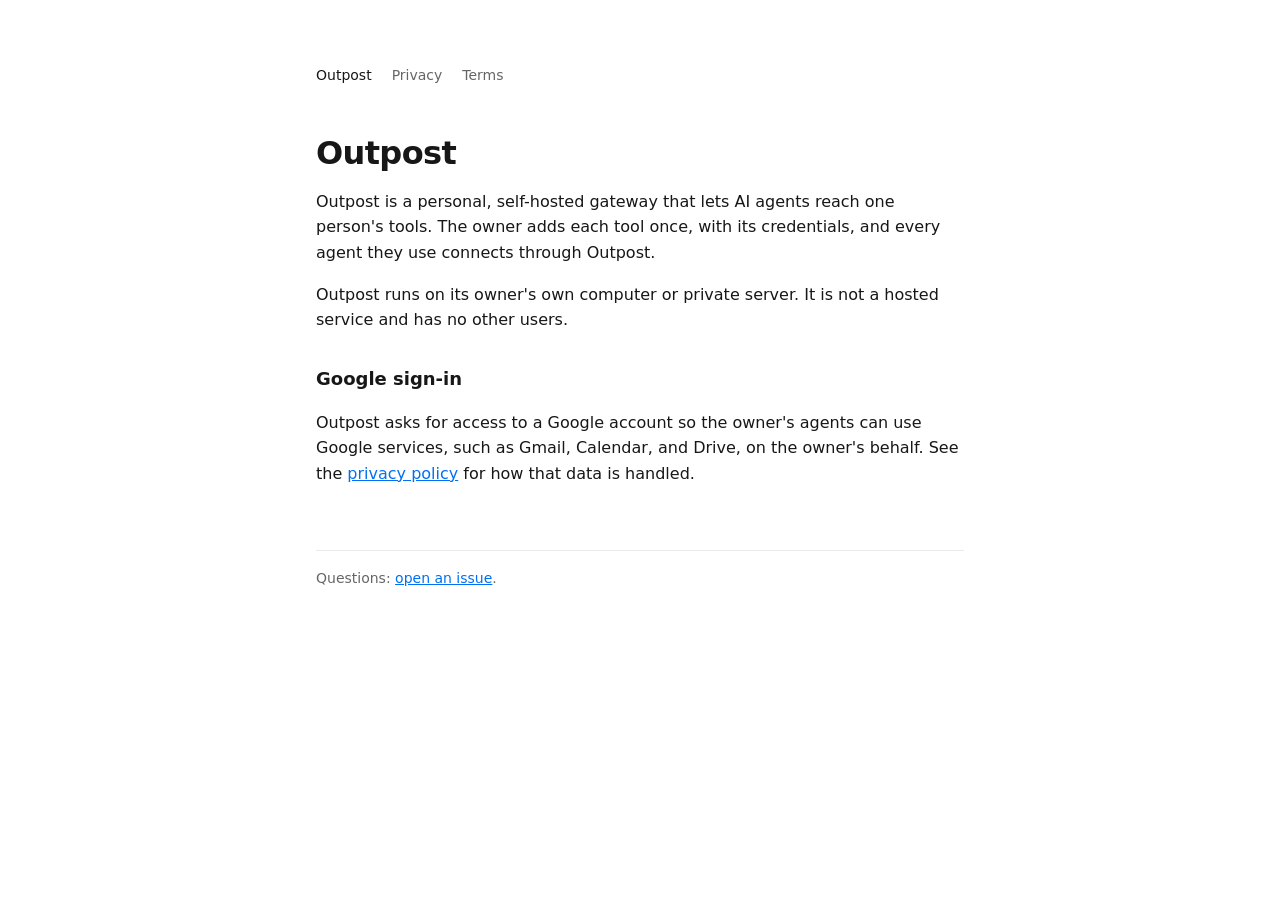
<file: index.html>
<!doctype html><html lang="en"><head><meta charset="utf-8"><meta name="viewport" content="width=device-width,initial-scale=1">
<title>Outpost</title><link rel="stylesheet" href="style.css"></head><body><main>
<nav><a href="./" aria-current="page">Outpost</a><a href="privacy.html">Privacy</a><a href="terms.html">Terms</a></nav>
<h1>Outpost</h1>
<p>Outpost is a personal, self-hosted gateway that lets AI agents reach one person's tools. The owner adds each tool once, with its credentials, and every agent they use connects through Outpost.</p>
<p>Outpost runs on its owner's own computer or private server. It is not a hosted service and has no other users.</p>
<h2>Google sign-in</h2>
<p>Outpost asks for access to a Google account so the owner's agents can use Google services, such as Gmail, Calendar, and Drive, on the owner's behalf. See the <a href="privacy.html">privacy policy</a> for how that data is handled.</p>
<footer>Questions: <a href="https://github.com/amitray007/outpost-site/issues">open an issue</a>.</footer></main></body></html>
</file>
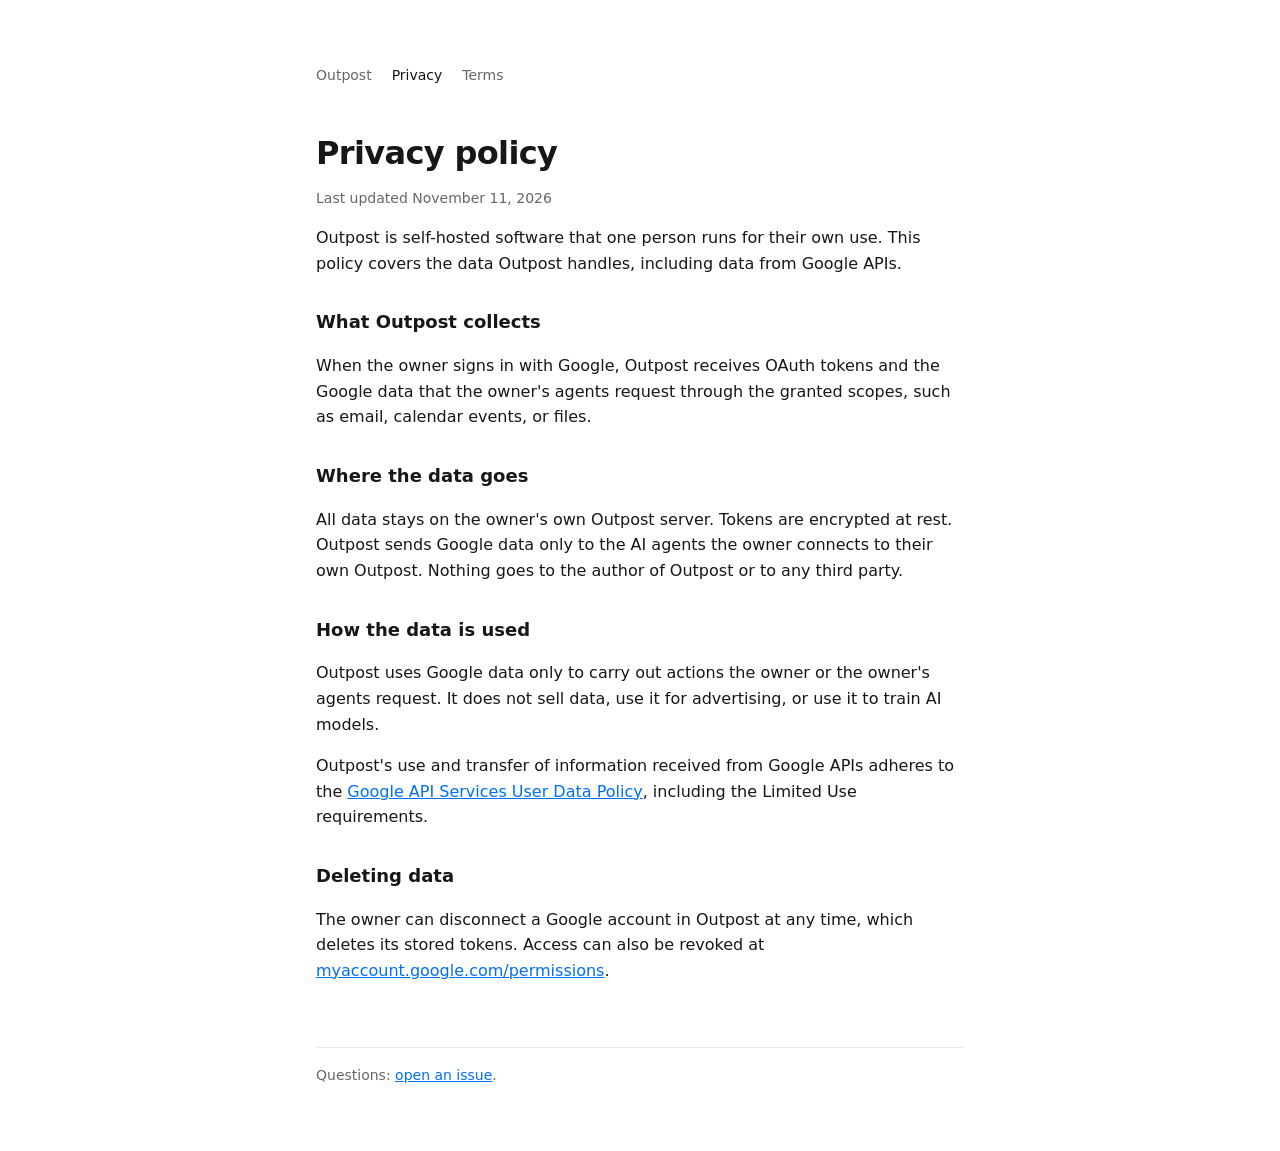
<file: privacy.html>
<!doctype html><html lang="en"><head><meta charset="utf-8"><meta name="viewport" content="width=device-width,initial-scale=1">
<title>Outpost privacy policy</title><link rel="stylesheet" href="style.css"></head><body><main>
<nav><a href="./">Outpost</a><a href="privacy.html" aria-current="page">Privacy</a><a href="terms.html">Terms</a></nav>
<h1>Privacy policy</h1>
<p class="muted">Last updated November 11, 2026</p>
<p>Outpost is self-hosted software that one person runs for their own use. This policy covers the data Outpost handles, including data from Google APIs.</p>
<h2>What Outpost collects</h2>
<p>When the owner signs in with Google, Outpost receives OAuth tokens and the Google data that the owner's agents request through the granted scopes, such as email, calendar events, or files.</p>
<h2>Where the data goes</h2>
<p>All data stays on the owner's own Outpost server. Tokens are encrypted at rest. Outpost sends Google data only to the AI agents the owner connects to their own Outpost. Nothing goes to the author of Outpost or to any third party.</p>
<h2>How the data is used</h2>
<p>Outpost uses Google data only to carry out actions the owner or the owner's agents request. It does not sell data, use it for advertising, or use it to train AI models.</p>
<p>Outpost's use and transfer of information received from Google APIs adheres to the <a href="https://developers.google.com/terms/api-services-user-data-policy">Google API Services User Data Policy</a>, including the Limited Use requirements.</p>
<h2>Deleting data</h2>
<p>The owner can disconnect a Google account in Outpost at any time, which deletes its stored tokens. Access can also be revoked at <a href="https://myaccount.google.com/permissions">myaccount.google.com/permissions</a>.</p>
<footer>Questions: <a href="https://github.com/amitray007/outpost-site/issues">open an issue</a>.</footer></main></body></html>
</file>
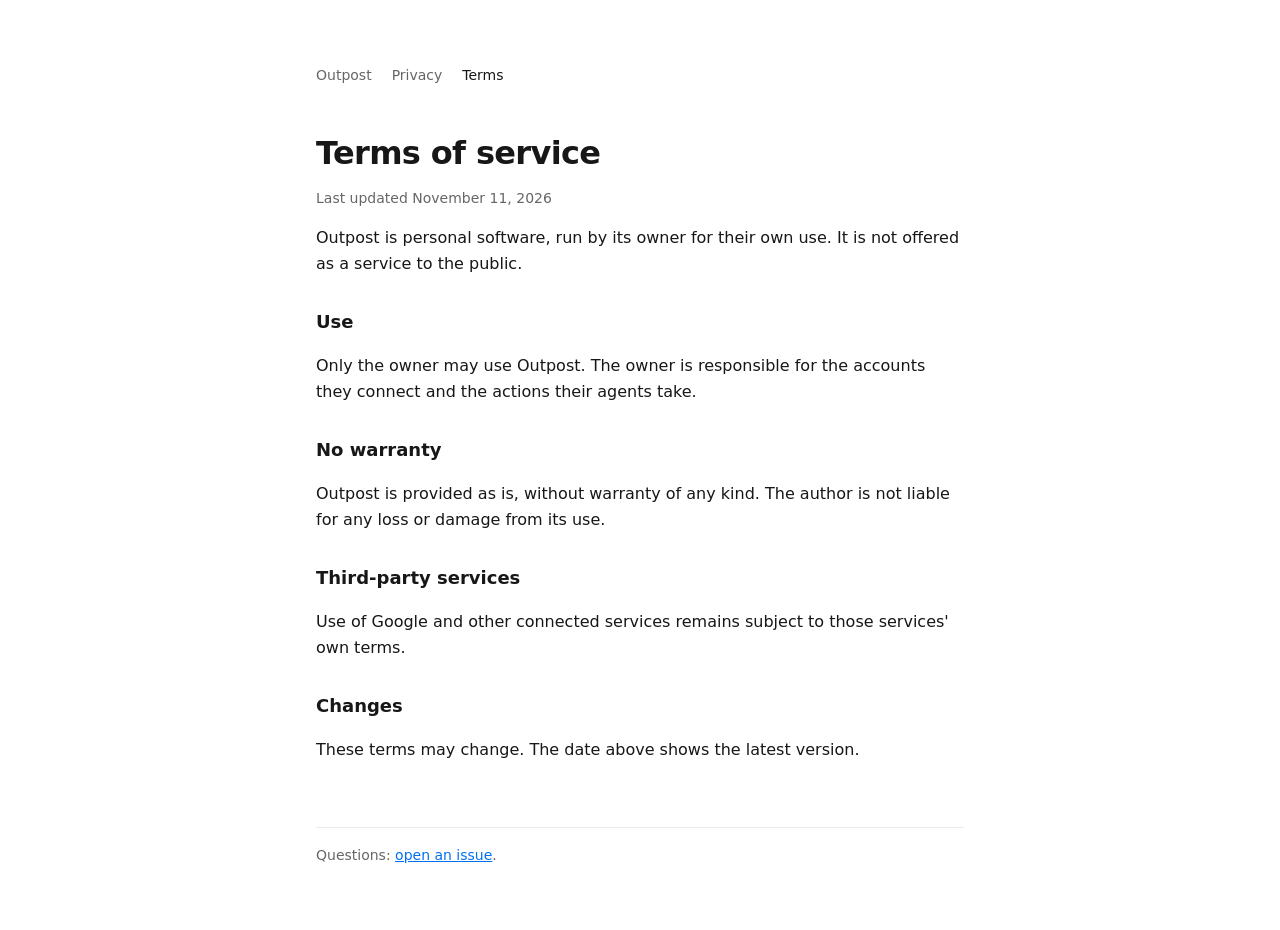
<file: terms.html>
<!doctype html><html lang="en"><head><meta charset="utf-8"><meta name="viewport" content="width=device-width,initial-scale=1">
<title>Outpost terms of service</title><link rel="stylesheet" href="style.css"></head><body><main>
<nav><a href="./">Outpost</a><a href="privacy.html">Privacy</a><a href="terms.html" aria-current="page">Terms</a></nav>
<h1>Terms of service</h1>
<p class="muted">Last updated November 11, 2026</p>
<p>Outpost is personal software, run by its owner for their own use. It is not offered as a service to the public.</p>
<h2>Use</h2>
<p>Only the owner may use Outpost. The owner is responsible for the accounts they connect and the actions their agents take.</p>
<h2>No warranty</h2>
<p>Outpost is provided as is, without warranty of any kind. The author is not liable for any loss or damage from its use.</p>
<h2>Third-party services</h2>
<p>Use of Google and other connected services remains subject to those services' own terms.</p>
<h2>Changes</h2>
<p>These terms may change. The date above shows the latest version.</p>
<footer>Questions: <a href="https://github.com/amitray007/outpost-site/issues">open an issue</a>.</footer></main></body></html>
</file>
<file: style.css>
:root{--bg:#fff;--fg:#171717;--muted:#666;--line:#eaeaea;--link:#0070f3}
@media (prefers-color-scheme:dark){:root{--bg:#0a0a0a;--fg:#ededed;--muted:#a1a1a1;--line:#2e2e2e;--link:#52a8ff}}
*{box-sizing:border-box}
body{margin:0;background:var(--bg);color:var(--fg);font:16px/1.6 -apple-system,BlinkMacSystemFont,"Segoe UI",system-ui,sans-serif}
main{max-width:680px;margin:0 auto;padding:64px 16px}
nav{display:flex;gap:20px;margin-bottom:48px;font-size:14px}
nav a{color:var(--muted);text-decoration:none}nav a:hover,nav a[aria-current]{color:var(--fg)}
h1{font-size:32px;line-height:1.2;letter-spacing:-.02em;margin:0 0 8px}
h2{font-size:18px;margin:32px 0 8px}
p,li{color:var(--fg)}.muted{color:var(--muted);font-size:14px}
a{color:var(--link)}
footer{margin-top:64px;padding-top:16px;border-top:1px solid var(--line);font-size:14px;color:var(--muted)}
</file>
